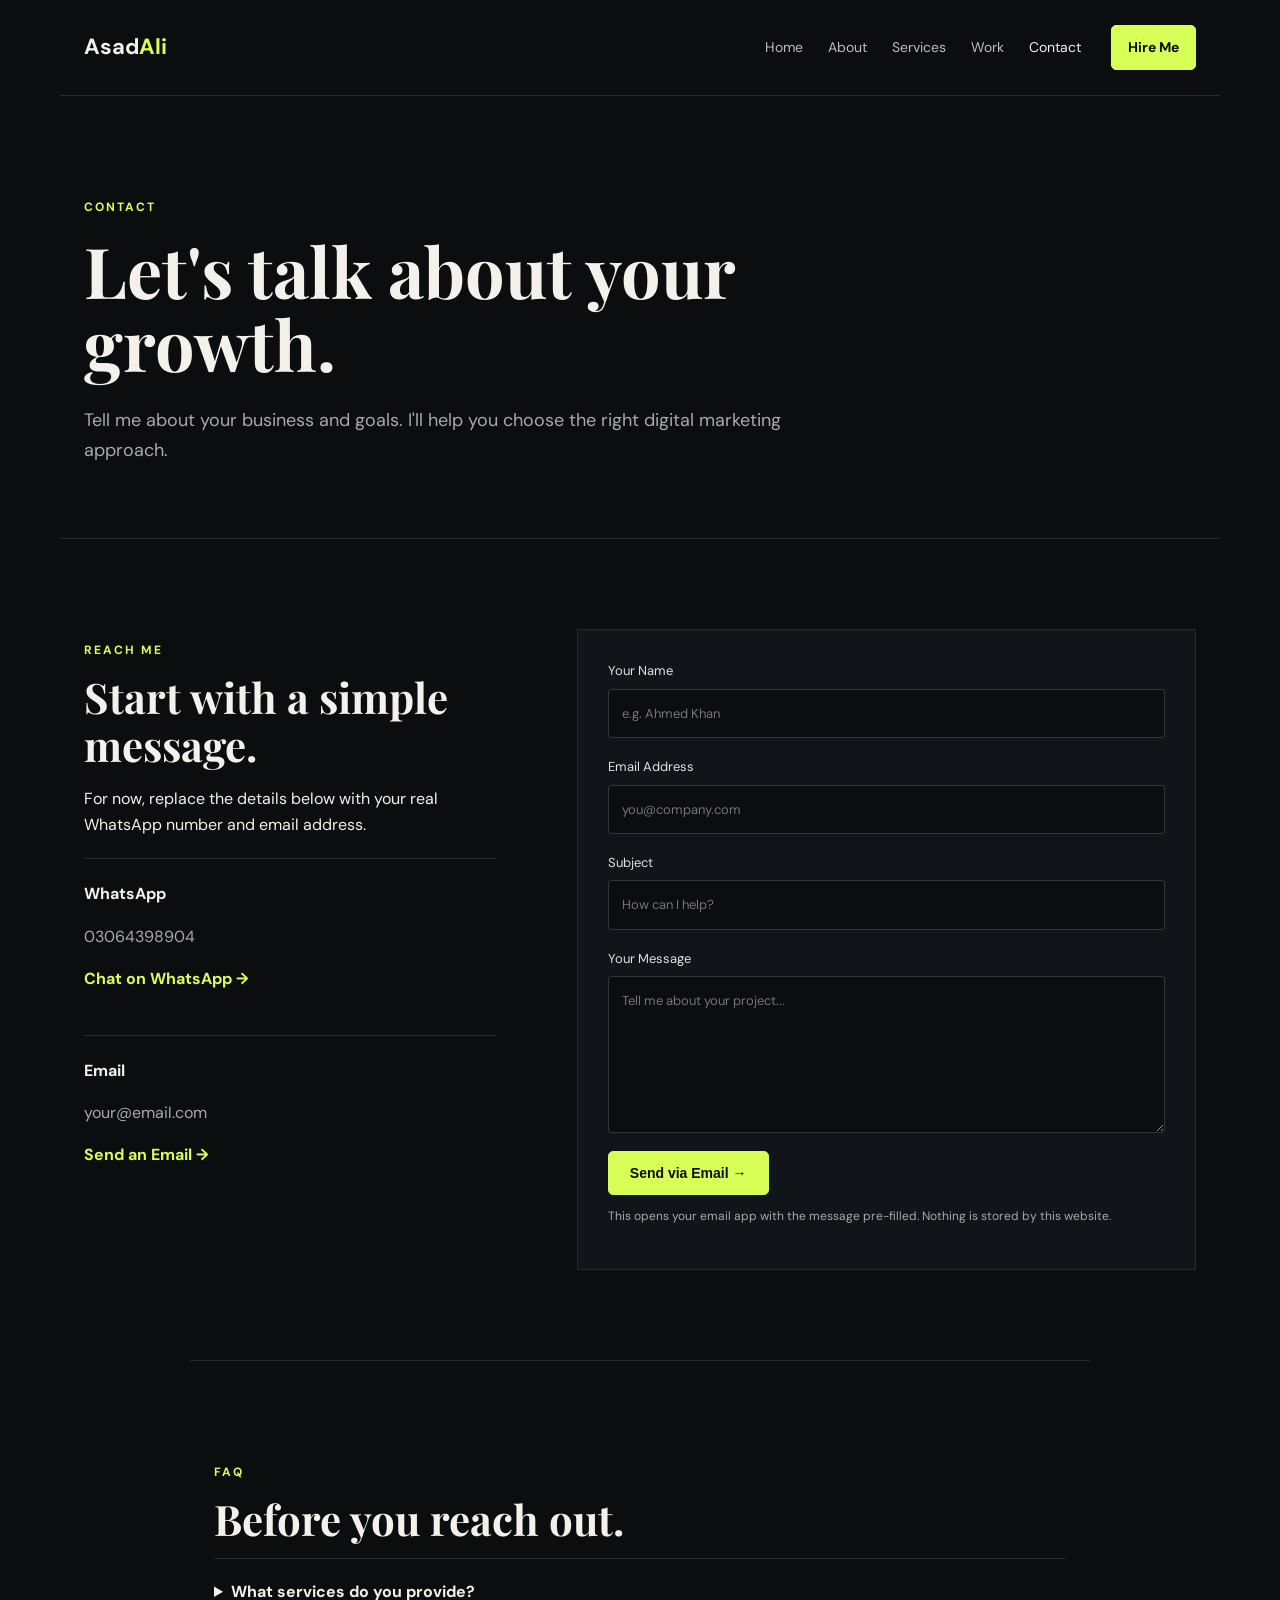
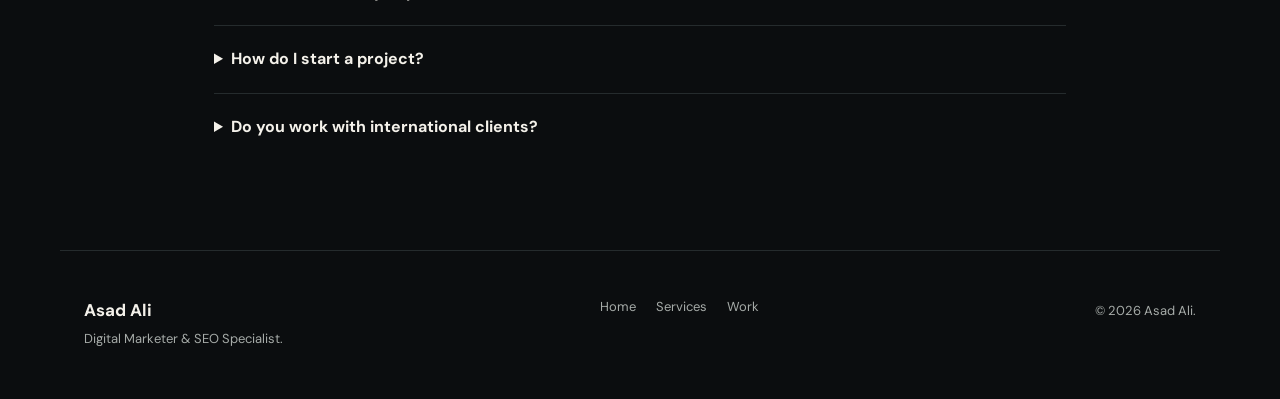
<file: contact.html>
<!DOCTYPE html>
<html lang="en"><head><meta charset="UTF-8"><meta name="viewport" content="width=device-width, initial-scale=1.0"><title>Contact | Asad Ali</title><link rel="stylesheet" href="style.css"></head>
<body>
<header class="header"><a class="logo" href="index.html">Asad<span>Ali</span></a><nav><a href="index.html">Home</a><a href="about.html">About</a><a href="services.html">Services</a><a href="work.html">Work</a><a class="active" href="contact.html">Contact</a></nav><a class="btn small" href="#form">Hire Me</a></header>
<main><section class="page-hero"><p class="eyebrow">CONTACT</p><h1>Let's talk about your growth.</h1><p>Tell me about your business and goals. I'll help you choose the right digital marketing approach.</p></section>
<section class="section contact-grid"><div><p class="eyebrow">REACH ME</p><h2>Start with a simple message.</h2><p>For now, replace the details below with your real WhatsApp number and email address.</p><div class="contact-item"><b>WhatsApp</b><p>03064398904</p><a href="https://wa.me/923064398904" class="text-link">Chat on WhatsApp →</a></div><div class="contact-item"><b>Email</b><p>your@email.com</p><a href="mailto:your@email.com" class="text-link">Send an Email →</a></div></div>
<form id="form" class="form" onsubmit="sendEmail(event)"><label>Your Name<input id="name" required placeholder="e.g. Ahmed Khan"></label><label>Email Address<input id="email" type="email" required placeholder="you@company.com"></label><label>Subject<input id="subject" required placeholder="How can I help?"></label><label>Your Message<textarea id="message" required rows="6" placeholder="Tell me about your project..."></textarea></label><button class="btn" type="submit">Send via Email →</button><p class="form-note">This opens your email app with the message pre-filled. Nothing is stored by this website.</p></form></section>
<section class="section faq"><p class="eyebrow">FAQ</p><h2>Before you reach out.</h2><details><summary>What services do you provide?</summary><p>Social Media Marketing, SEO, Digital Marketing, Meta Ads, Google Ads and Email Marketing.</p></details><details><summary>How do I start a project?</summary><p>Send a message with your business, goals and the service you need. We can then discuss the next step.</p></details><details><summary>Do you work with international clients?</summary><p>Yes. Digital marketing services can be delivered remotely for businesses in different locations.</p></details></section></main>
<footer><div><b>Asad Ali</b><p>Digital Marketer & SEO Specialist.</p></div><div><a href="index.html">Home</a><a href="services.html">Services</a><a href="work.html">Work</a></div><p>© 2026 Asad Ali.</p></footer><script src="script.js"></script></body></html>
</file>
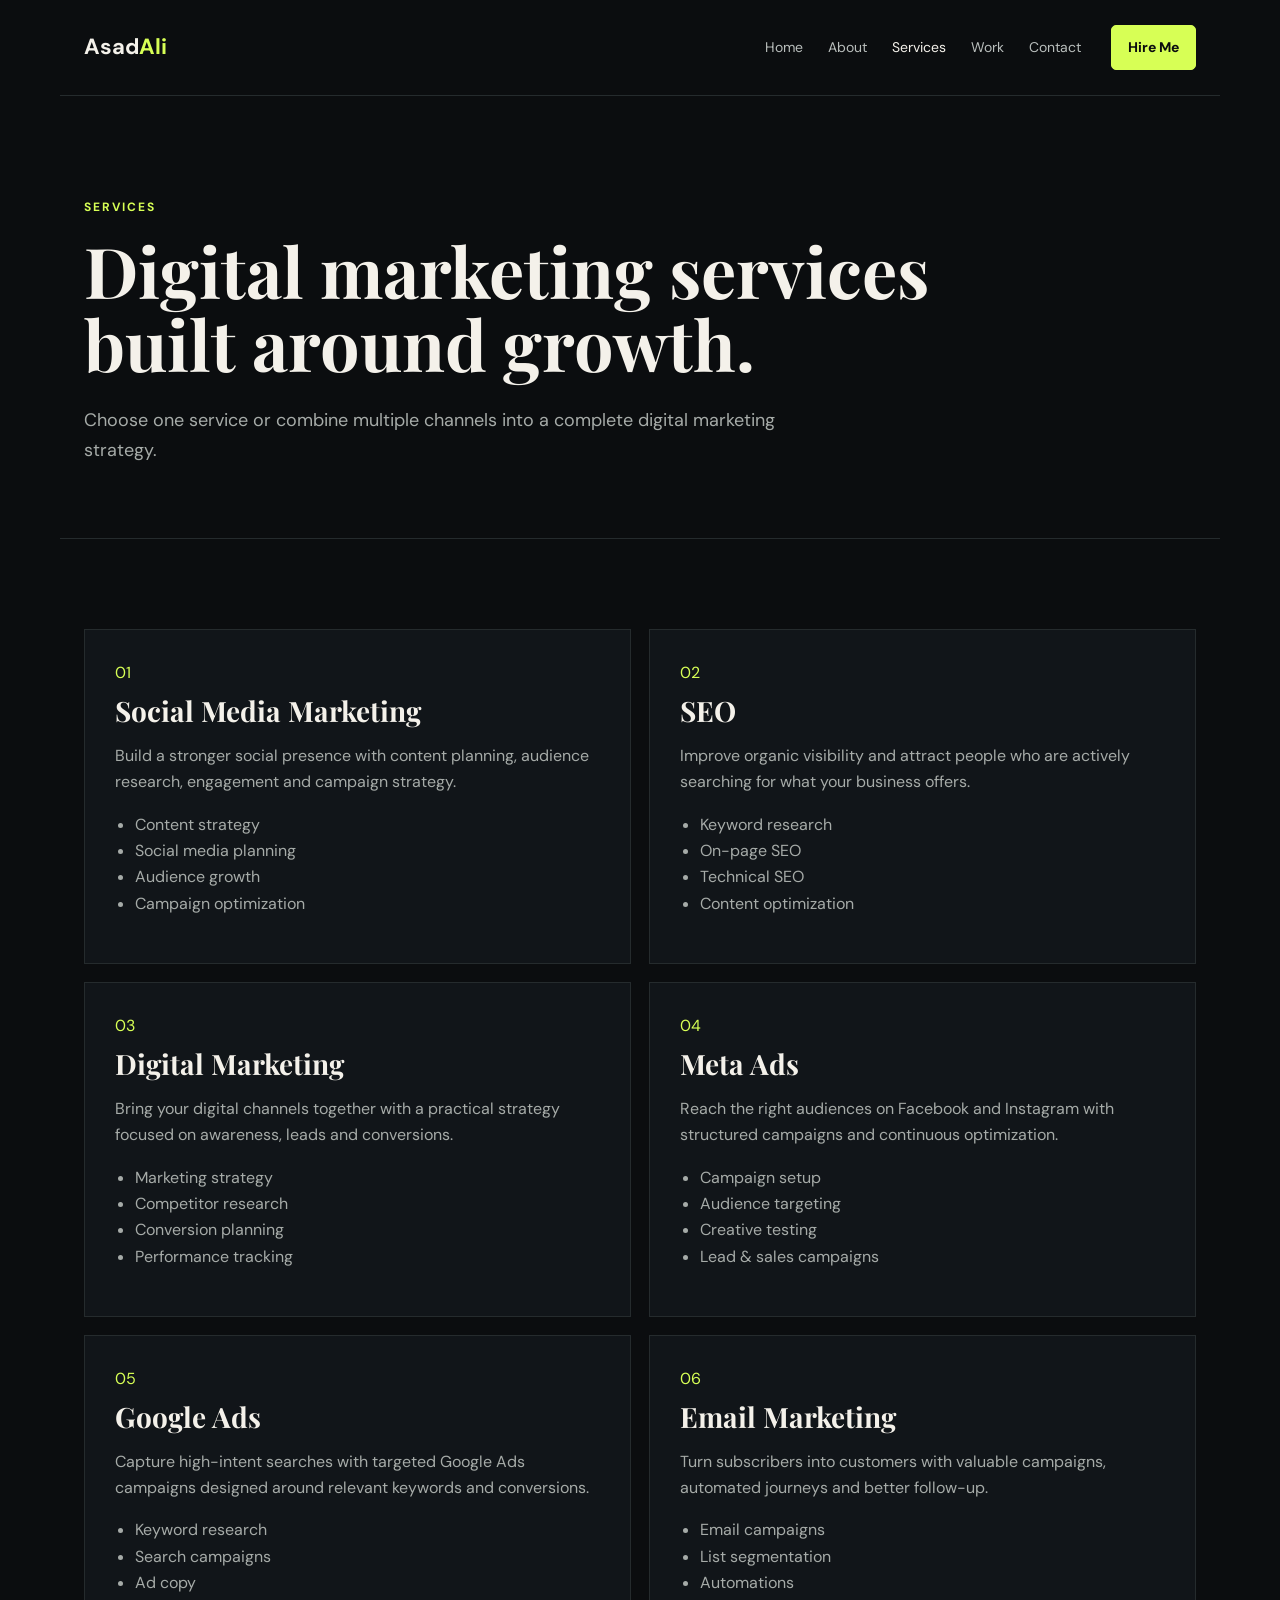
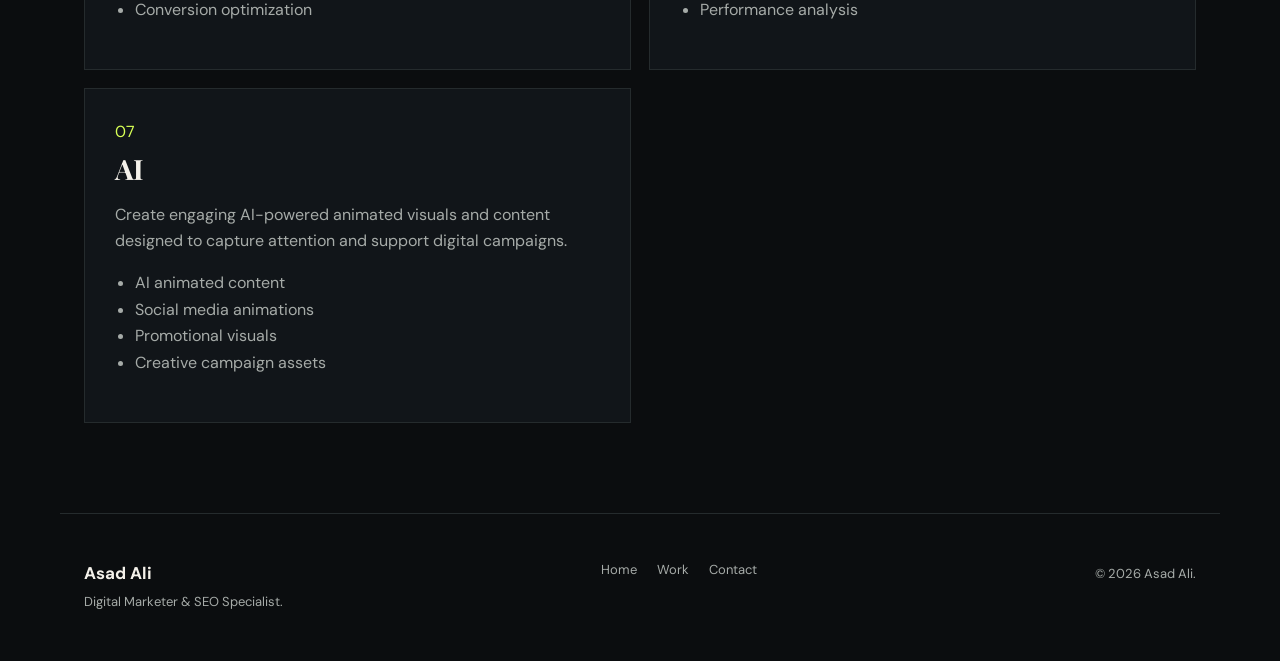
<file: services.html>
<!DOCTYPE html>
<html lang="en"><head><meta charset="UTF-8"><meta name="viewport" content="width=device-width, initial-scale=1.0"><title>Services | Asad Ali</title><link rel="stylesheet" href="style.css"></head>
<body>
<header class="header"><a class="logo" href="index.html">Asad<span>Ali</span></a><nav><a href="index.html">Home</a><a href="about.html">About</a><a class="active" href="services.html">Services</a><a href="work.html">Work</a><a href="contact.html">Contact</a></nav><a class="btn small" href="contact.html">Hire Me</a></header>
<main><section class="page-hero"><p class="eyebrow">SERVICES</p><h1>Digital marketing services built around growth.</h1><p>Choose one service or combine multiple channels into a complete digital marketing strategy.</p></section>
<section class="section"><div class="grid service-grid">
<article class="service"><span>01</span><h2>Social Media Marketing</h2><p>Build a stronger social presence with content planning, audience research, engagement and campaign strategy.</p><ul><li>Content strategy</li><li>Social media planning</li><li>Audience growth</li><li>Campaign optimization</li></ul></article>
<article class="service"><span>02</span><h2>SEO</h2><p>Improve organic visibility and attract people who are actively searching for what your business offers.</p><ul><li>Keyword research</li><li>On-page SEO</li><li>Technical SEO</li><li>Content optimization</li></ul></article>
<article class="service"><span>03</span><h2>Digital Marketing</h2><p>Bring your digital channels together with a practical strategy focused on awareness, leads and conversions.</p><ul><li>Marketing strategy</li><li>Competitor research</li><li>Conversion planning</li><li>Performance tracking</li></ul></article>
<article class="service"><span>04</span><h2>Meta Ads</h2><p>Reach the right audiences on Facebook and Instagram with structured campaigns and continuous optimization.</p><ul><li>Campaign setup</li><li>Audience targeting</li><li>Creative testing</li><li>Lead & sales campaigns</li></ul></article>
<article class="service"><span>05</span><h2>Google Ads</h2><p>Capture high-intent searches with targeted Google Ads campaigns designed around relevant keywords and conversions.</p><ul><li>Keyword research</li><li>Search campaigns</li><li>Ad copy</li><li>Conversion optimization</li></ul></article>
<article class="service"><span>06</span><h2>Email Marketing</h2><p>Turn subscribers into customers with valuable campaigns, automated journeys and better follow-up.</p><ul><li>Email campaigns</li><li>List segmentation</li><li>Automations</li><li>Performance analysis</li></ul></article>
<article class="service"><span>07</span><h2>AI</h2><p>Create engaging AI-powered animated visuals and content designed to capture attention and support digital campaigns.</p><ul><li>AI animated content</li><li>Social media animations</li><li>Promotional visuals</li><li>Creative campaign assets</li></ul></article></div></section></main><footer><div><b>Asad Ali</b><p>Digital Marketer & SEO Specialist.</p></div><div><a href="index.html">Home</a><a href="work.html">Work</a><a href="contact.html">Contact</a></div><p>© 2026 Asad Ali.</p></footer><script src="script.js"></script></body></html>
</file>
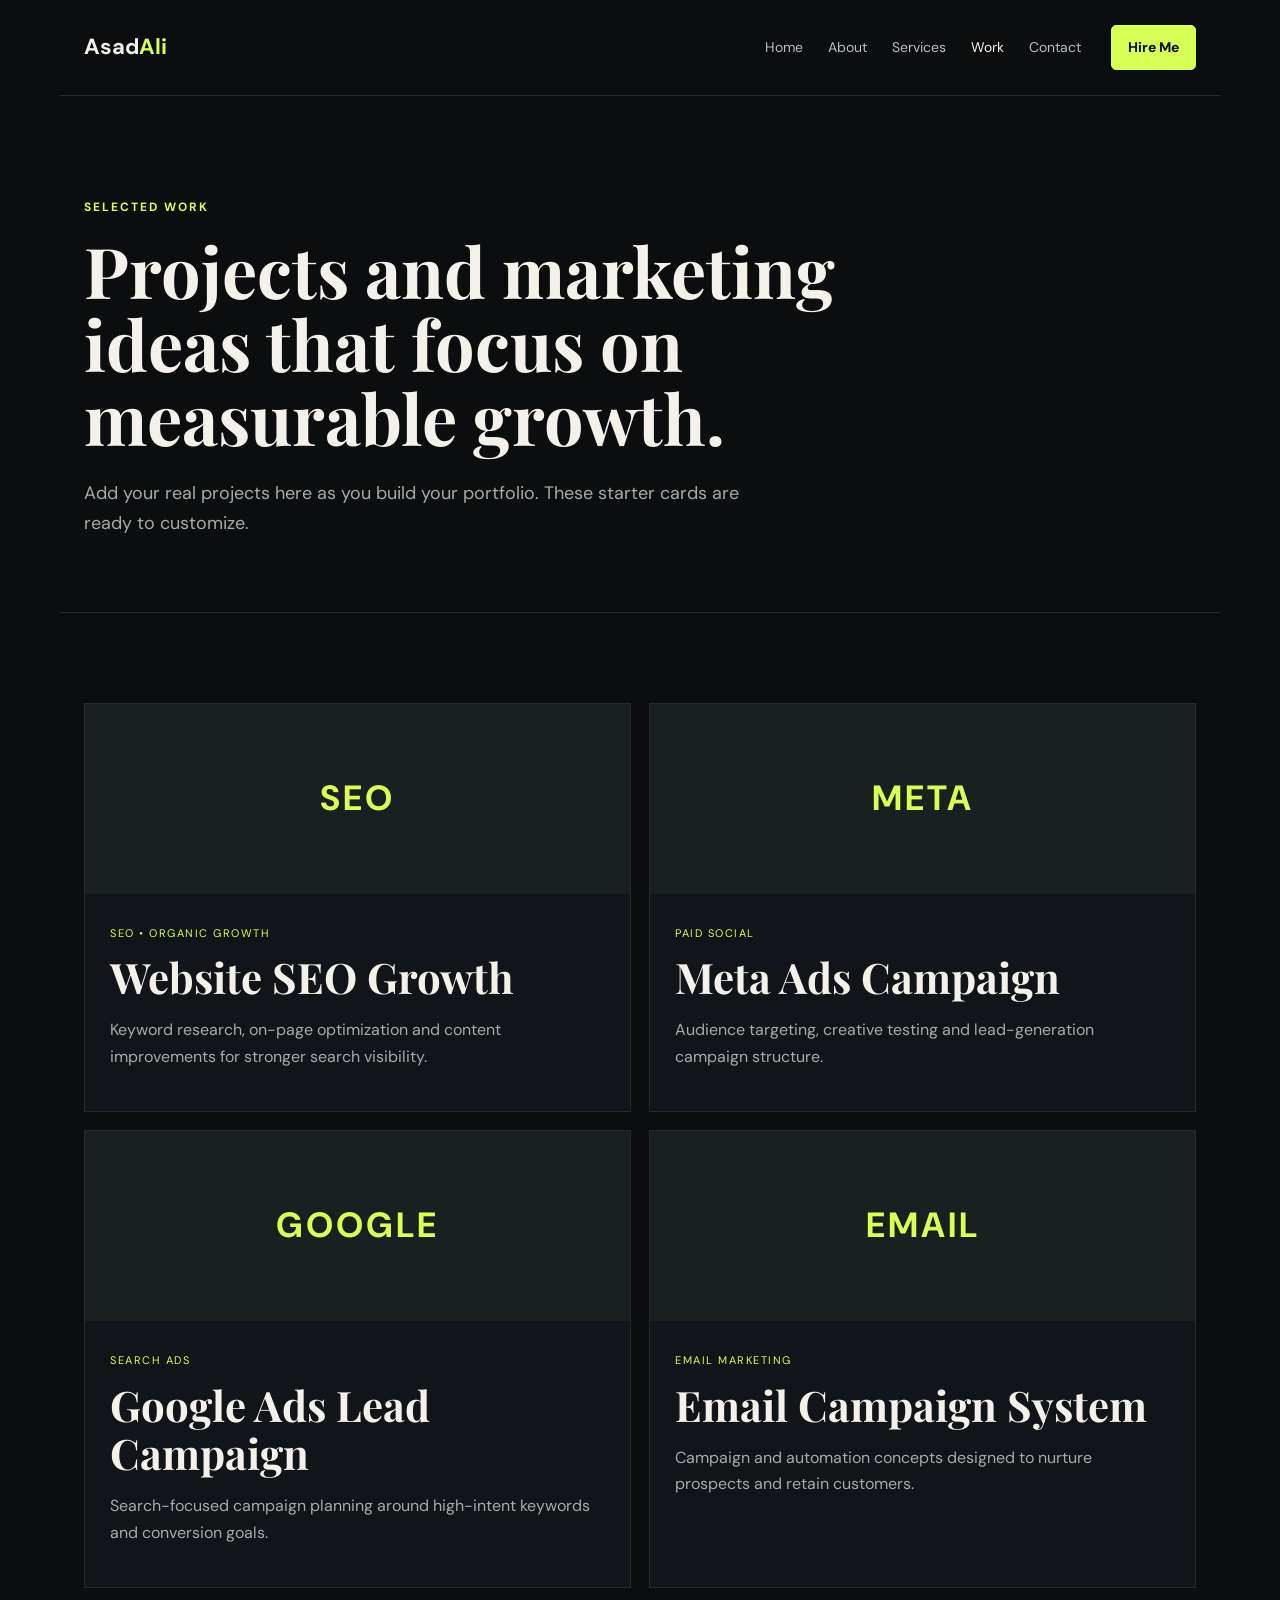
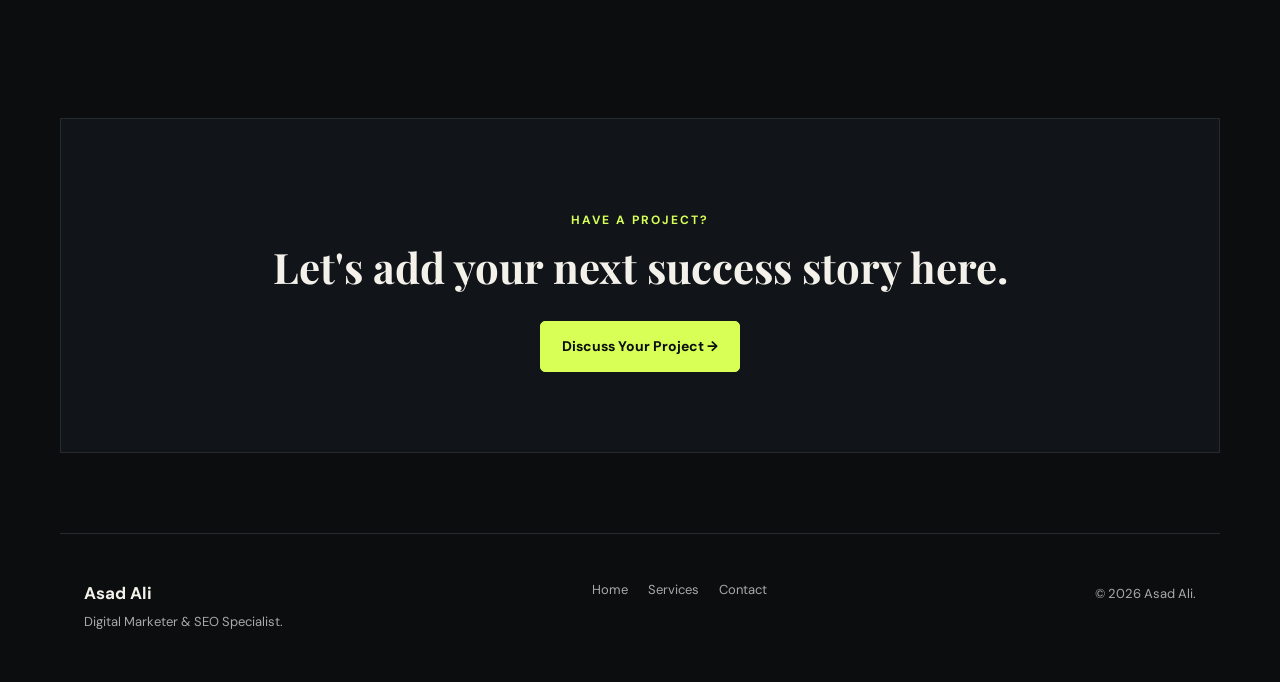
<file: work.html>
<!DOCTYPE html>
<html lang="en"><head><meta charset="UTF-8"><meta name="viewport" content="width=device-width, initial-scale=1.0"><title>Work | Asad Ali</title><link rel="stylesheet" href="style.css"></head>
<body>
<header class="header"><a class="logo" href="index.html">Asad<span>Ali</span></a><nav><a href="index.html">Home</a><a href="about.html">About</a><a href="services.html">Services</a><a class="active" href="work.html">Work</a><a href="contact.html">Contact</a></nav><a class="btn small" href="contact.html">Hire Me</a></header>
<main><section class="page-hero"><p class="eyebrow">SELECTED WORK</p><h1>Projects and marketing ideas that focus on measurable growth.</h1><p>Add your real projects here as you build your portfolio. These starter cards are ready to customize.</p></section>
<section class="section"><div class="grid work-grid">
<article class="work-card"><div class="work-visual">SEO</div><div><span>SEO • ORGANIC GROWTH</span><h2>Website SEO Growth</h2><p>Keyword research, on-page optimization and content improvements for stronger search visibility.</p></div></article>
<article class="work-card"><div class="work-visual">META</div><div><span>PAID SOCIAL</span><h2>Meta Ads Campaign</h2><p>Audience targeting, creative testing and lead-generation campaign structure.</p></div></article>
<article class="work-card"><div class="work-visual">GOOGLE</div><div><span>SEARCH ADS</span><h2>Google Ads Lead Campaign</h2><p>Search-focused campaign planning around high-intent keywords and conversion goals.</p></div></article>
<article class="work-card"><div class="work-visual">EMAIL</div><div><span>EMAIL MARKETING</span><h2>Email Campaign System</h2><p>Campaign and automation concepts designed to nurture prospects and retain customers.</p></div></article>
</div></section>
<section class="cta"><p class="eyebrow">HAVE A PROJECT?</p><h2>Let's add your next success story here.</h2><a class="btn" href="contact.html">Discuss Your Project →</a></section></main>
<footer><div><b>Asad Ali</b><p>Digital Marketer & SEO Specialist.</p></div><div><a href="index.html">Home</a><a href="services.html">Services</a><a href="contact.html">Contact</a></div><p>© 2026 Asad Ali.</p></footer><script src="script.js"></script></body></html>
</file>
<file: style.css>
@import url('https://fonts.googleapis.com/css2?family=DM+Sans:wght@400;500;600;700&family=Playfair+Display:wght@600;700&display=swap');
:root{--bg:#0b0d0f;--panel:#111519;--text:#f4f1ea;--muted:#a6aba8;--line:#252b2d;--accent:#d7ff55;--max:1160px}
*{box-sizing:border-box}html{scroll-behavior:smooth}body{margin:0;background:var(--bg);color:var(--text);font-family:'DM Sans',sans-serif;line-height:1.65}a{color:inherit;text-decoration:none}.header{max-width:var(--max);margin:auto;padding:25px 24px;display:flex;align-items:center;gap:30px;border-bottom:1px solid var(--line)}.logo{font-size:22px;font-weight:700;margin-right:auto}.logo span{color:var(--accent)}nav{display:flex;gap:25px;color:#b9bebc;font-size:14px}nav a:hover,nav a.active{color:var(--text)}.btn{display:inline-block;background:var(--accent);color:#0b0d0f;border:1px solid var(--accent);padding:13px 21px;border-radius:5px;font-weight:700;font-size:14px;cursor:pointer}.btn.small{padding:10px 16px}.btn.ghost{background:transparent;color:var(--text);border-color:#3a4143}.hero,.section,.page-hero{max-width:var(--max);margin:auto;padding:90px 24px}.hero{min-height:650px;display:grid;grid-template-columns:1.35fr .65fr;gap:60px;align-items:center}.eyebrow{color:var(--accent);font-size:12px;letter-spacing:2px;font-weight:700}.hero h1,.page-hero h1{font-family:'Playfair Display',serif;font-size:clamp(45px,6vw,78px);line-height:1.05;margin:16px 0 25px;max-width:850px}.hero h1 span{color:var(--accent)}.lead,.page-hero>p:last-child{color:var(--muted);font-size:18px;max-width:700px}.actions{display:flex;gap:12px;flex-wrap:wrap;margin:30px 0}.stats{display:flex;gap:40px;margin-top:55px}.stats div{display:flex;flex-direction:column}.stats strong{font-size:25px}.stats span{color:var(--muted);font-size:12px}.hero-card,.photo-box{background:var(--panel);border:1px solid var(--line);min-height:440px;display:grid;place-items:center;text-align:center}.profile-placeholder{color:var(--muted)}.avatar{width:150px;height:150px;border-radius:50%;margin:auto;display:grid;place-items:center;background:#202629;border:1px solid #3b4447;color:var(--accent);font-size:45px;font-weight:700}.avatar.large{width:190px;height:190px}.section{border-top:1px solid var(--line)}.section-head{max-width:700px;margin-bottom:45px}.section h2,.cta h2{font-family:'Playfair Display',serif;font-size:42px;line-height:1.15;margin:8px 0 15px}.grid{display:grid;gap:18px}.cards{grid-template-columns:repeat(3,1fr)}.cards article,.service,.work-card{background:var(--panel);border:1px solid var(--line);padding:30px}.cards article{min-height:220px}.cards h3{font-size:20px}.cards p,.service p,.work-card p,.split p{color:var(--muted)}.icon{color:var(--accent);font-weight:700}.cta{margin:40px auto 80px;max-width:var(--max);padding:80px 24px;text-align:center;border:1px solid var(--line);background:var(--panel)}.cta h2{max-width:750px;margin:10px auto 30px}.page-hero{padding-bottom:55px}.page-hero h1{font-size:clamp(43px,6vw,70px)}.split{display:grid;grid-template-columns:.8fr 1.2fr;gap:60px;align-items:center}.process{display:grid;grid-template-columns:repeat(4,1fr);gap:20px}.process>div{border-top:1px solid var(--line);padding-top:20px}.process b,.service>span{color:var(--accent)}.service-grid{grid-template-columns:repeat(2,1fr)}.service{min-height:330px}.service h2{font-family:'Playfair Display',serif;font-size:28px}.service ul{color:var(--muted);padding-left:20px}.work-grid{grid-template-columns:repeat(2,1fr)}.work-card{padding:0;overflow:hidden}.work-visual{height:190px;background:#1a1f20;display:grid;place-items:center;font-size:35px;font-weight:700;color:var(--accent);letter-spacing:3px}.work-card>div:last-child{padding:25px}.work-card span{font-size:11px;letter-spacing:1.5px;color:var(--accent)}.contact-grid{display:grid;grid-template-columns:.8fr 1.2fr;gap:80px}.contact-item{border-top:1px solid var(--line);padding:22px 0;margin-top:20px}.contact-item p{color:var(--muted)}.text-link{color:var(--accent);font-weight:700}.form{background:var(--panel);border:1px solid var(--line);padding:30px}.form label{display:block;color:#dfe2df;font-size:13px;margin-bottom:18px}.form input,.form textarea{display:block;width:100%;margin-top:7px;background:#0b0d0f;border:1px solid #303638;color:var(--text);padding:13px;border-radius:3px;font:inherit;outline:none}.form input:focus,.form textarea:focus{border-color:var(--accent)}.form-note{color:var(--muted);font-size:12px}.faq{max-width:900px}.faq details{border-top:1px solid var(--line);padding:20px 0}.faq summary{cursor:pointer;font-weight:700}.faq details p{color:var(--muted)}footer{border-top:1px solid var(--line);max-width:var(--max);margin:auto;padding:45px 24px;display:flex;justify-content:space-between;gap:30px;flex-wrap:wrap;color:var(--muted);font-size:13px}footer b{color:var(--text);font-size:17px}footer a{margin-right:20px}footer p{margin:4px 0}@media(max-width:850px){nav{display:none}.hero,.split,.contact-grid{grid-template-columns:1fr}.hero{padding-top:60px}.hero-card{min-height:300px}.cards,.service-grid,.work-grid{grid-template-columns:1fr}.process{grid-template-columns:1fr 1fr}.header{padding:18px}.section,.page-hero{padding:65px 20px}.stats{gap:22px}}@media(max-width:520px){.hero h1,.page-hero h1{font-size:42px}.process{grid-template-columns:1fr}.stats{flex-wrap:wrap}.btn{width:100%;text-align:center}footer{display:block}footer>div{margin-bottom:20px}}

.profile-image{width:100%;height:440px;object-fit:cover;display:block}
.about-image{width:100%;height:440px;object-fit:cover;display:block}
@media(max-width:850px){.profile-image,.about-image{height:320px}}

/* Reference-style Home page */
.reference-home{background:#21686b}
.reference-home .header{max-width:none;padding:17px 8%;background:#21686b;border-bottom:1px solid rgba(255,255,255,.16)}
.reference-home .logo{font-family:'Playfair Display',serif;font-size:21px;color:#f4eee3;display:flex;align-items:center;gap:10px}
.reference-home .logo-mark{width:38px;height:38px;border-radius:8px;background:#111;color:#d9b85a;border:1px solid #d9b85a;display:grid;place-items:center;font-family:Arial,sans-serif;font-size:13px;font-weight:700}
.reference-home nav{color:#d8dedb;gap:31px;font-weight:600}
.reference-home nav a:hover,.reference-home nav a.active{color:#fff}
.reference-home .btn{background:#d9b85a;border-color:#d9b85a;color:#143e40;border-radius:32px;padding:14px 28px}
.reference-home .btn.ghost{background:transparent;color:#fff;border-color:rgba(255,255,255,.45)}
.reference-hero{min-height:600px;padding:85px 8%;display:grid;grid-template-columns:1.15fr .85fr;align-items:center;gap:55px;background:linear-gradient(180deg,#21686b 0%,#2b706e 100%)}
.reference-copy{text-align:center}
.reference-copy .eyebrow{color:#e1c875}
.reference-copy h1{font-family:'Playfair Display',serif;font-size:clamp(48px,5.7vw,78px);line-height:1.05;margin:18px 0;color:#f6f0e7}
.reference-copy h1 span{color:#f6f0e7}
.reference-copy>p:not(.eyebrow){max-width:680px;margin:0 auto;color:#d7e1dd;font-size:18px}
.reference-copy .actions{justify-content:center;margin-top:30px}
.reference-photo{display:flex;justify-content:center;align-items:center}
.reference-photo img{width:min(100%,500px);height:500px;object-fit:cover;border-radius:50%;border:5px solid rgba(217,184,90,.75);box-shadow:0 0 0 12px rgba(255,255,255,.06)}
.reference-home .section{max-width:none;padding-left:8%;padding-right:8%;background:#21686b;border-top:1px solid rgba(255,255,255,.13)}
.reference-home .section h2{color:#f6f0e7}
.reference-home .cards article{background:rgba(0,0,0,.13);border-color:rgba(255,255,255,.14)}
.reference-home .cards h3,.reference-home .cards p{color:#f0f4f1}
.reference-home .cards p{color:#cbd8d4}
.reference-home .cta{max-width:none;margin:0;padding:75px 8%;background:#1e6063;border-color:rgba(255,255,255,.13)}
.reference-home footer{max-width:none;padding-left:8%;padding-right:8%;background:#18575a;color:#d1dcda;border-top-color:rgba(255,255,255,.13)}
@media(max-width:850px){
  .reference-home .header{padding:15px 5%}
  .reference-hero{grid-template-columns:1fr;padding:65px 5%}
  .reference-photo{order:-1}
  .reference-photo img{width:310px;height:310px}
  .reference-home nav{display:none}
}
</file>
